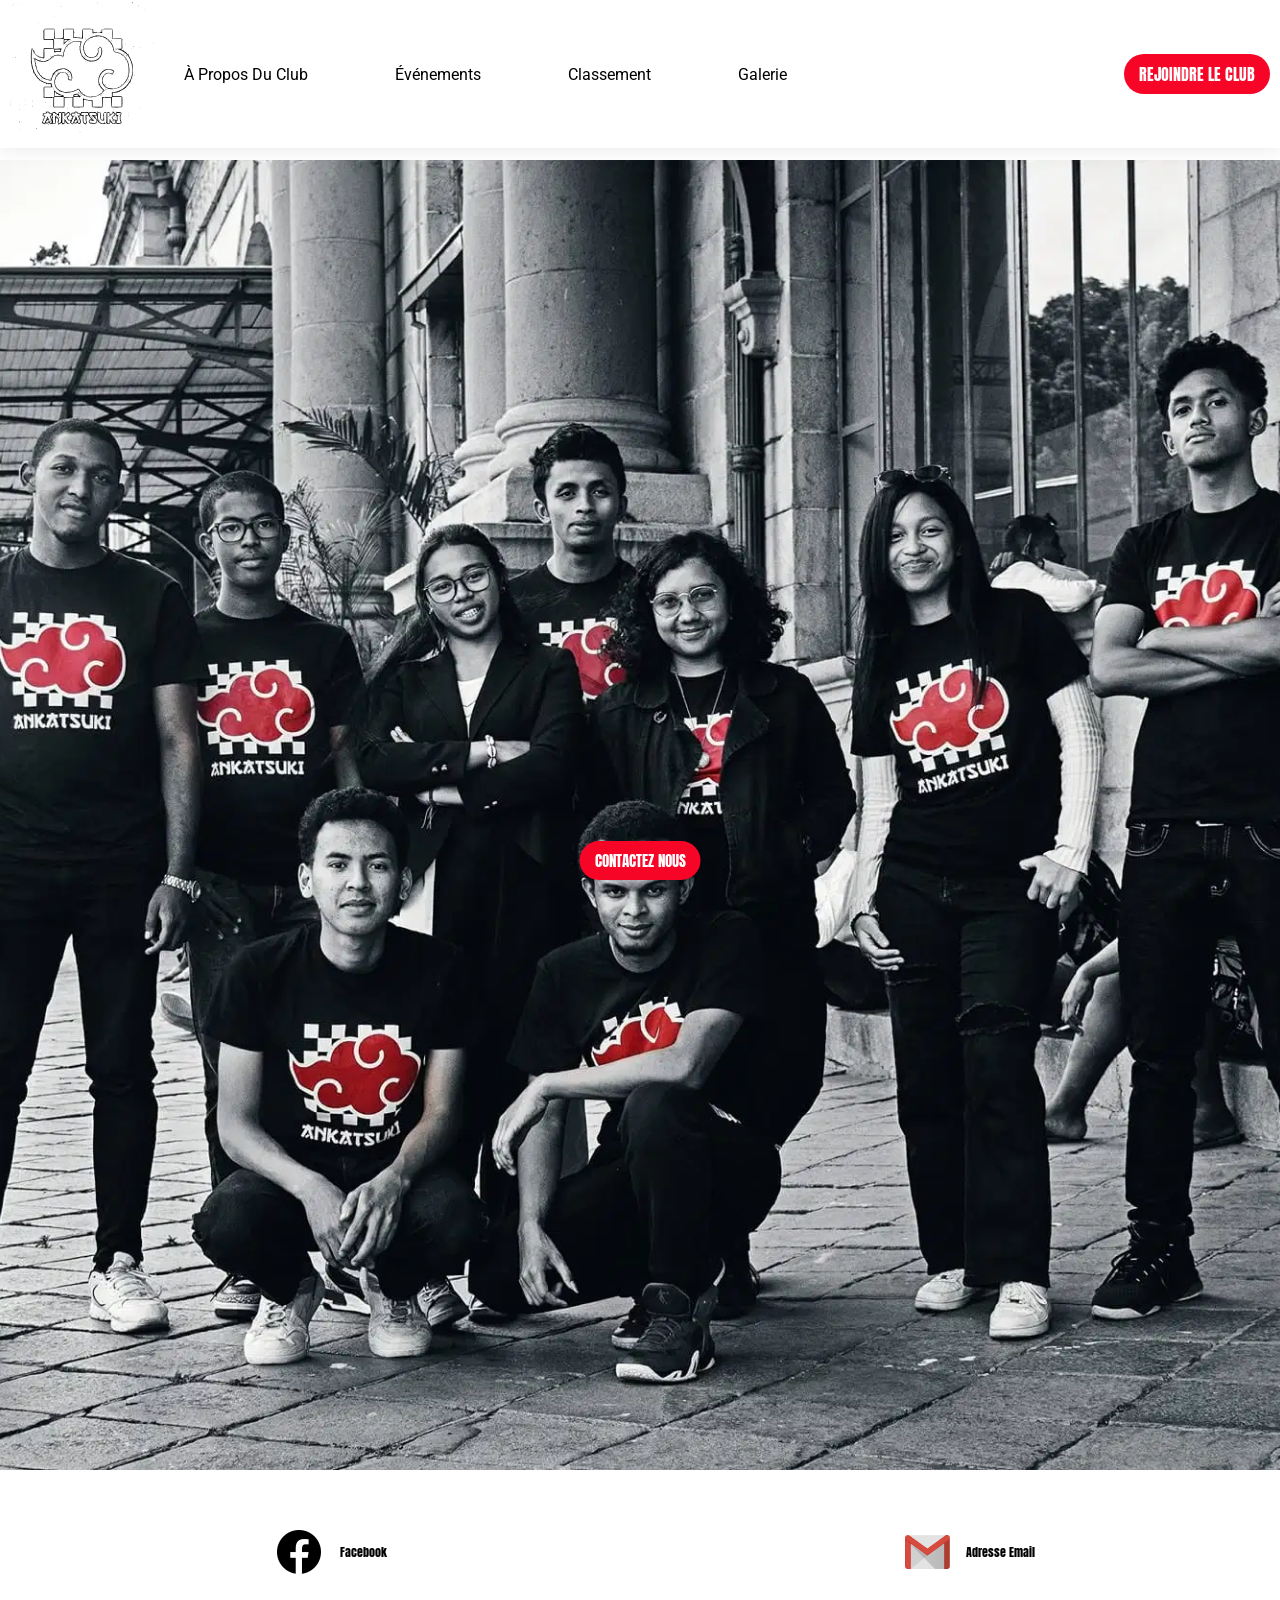
<file: index.html>
<!DOCTYPE html>
<html>
	<head>
		<title>
			ANKATSUKI
		</title>
		<meta charset="utf-8"/>
		<meta name="viewport" content="width=device-width, initial-scale=1">
		<link rel="stylesheet" href="home_page.css">
	</head>

	<body>
		<!-- header -->
		<header>
			<div class="menu">
				<img src="img/logo_ankatsuki.svg" alt="logo de l'Ankatsuki" id="logo"/>
				<ul>
					<li><a href="a_propos.html">À propos du club</a></li>
					<li><a href="#">Événements</a></li>
					<li><a href="#">Classement</a></li>
					<li><a href="galerie.html">Galerie</a></li>
				</ul>
			</div>

			<div class="header_end">
				<button><span>Rejoindre le club</span></button>
			</div>	
		</header>
		<!-- header -->

		<!--home -->
		<section class="home">
			<button id="contactez"><a href="#Contact">Contactez nous</a></button>
		</section>
		<!-- home -->

		<!--footer-->
		<footer>
			<div id="Contact">
				<div class="Facebook">
					<img src="img/logo_facebook.webp">
					<a href="https://www.facebook.com/ankatsukichess" target="_blank">Facebook</a>
				</div>
				<div class="Email">
					<img src="img/logo_gmail.webp" id="mail_logo">
					<a href="mailto:ankatsukichess@gmail.com" target="_blank">Adresse Email</a>
				</div>
			</div>
		</footer>
		<!--footer-->

	</body>
</html>
</file>
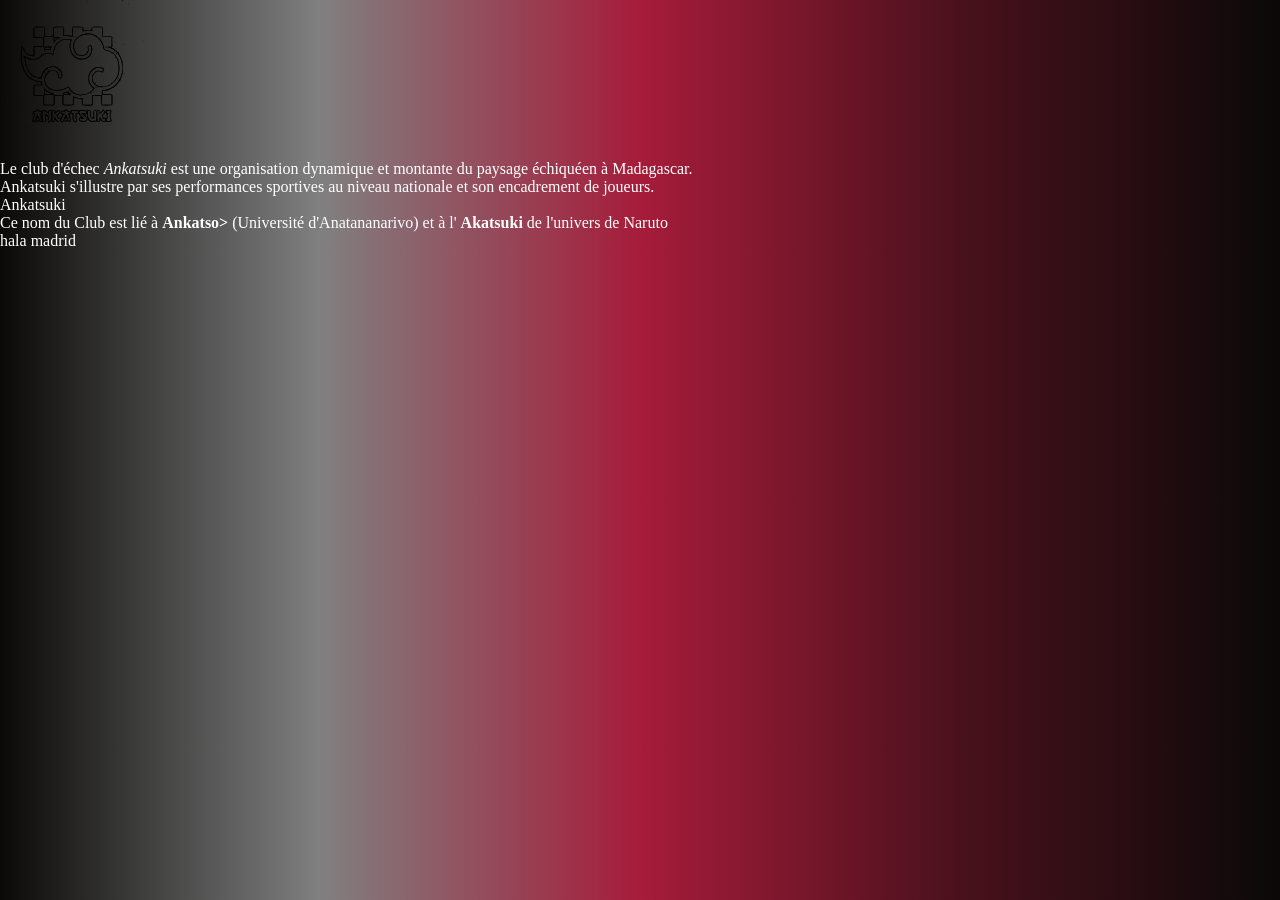
<file: a_propos.html>
<!DOCTYPE html>
<html>
	<head>
		<meta charset="utf-8">
		<link rel="stylesheet" href="a_propos.css">
	</head>
	<body>
		<a href="index.html"><img src="img/logo_ankatsuki.svg" alt="Logo de l'Ankatsuki" id="logo"></a>
		<div id="intro">
			<p>Le club d'échec <em>Ankatsuki</em> est une organisation dynamique et montante du paysage échiquéen à Madagascar.</p>
			<p>Ankatsuki s'illustre par ses performances sportives au niveau nationale et son encadrement de joueurs.</p>
			<dl>
				<dt>Ankatsuki</dt>
				<dd>Ce nom du Club est lié à <strong>Ankatso></strong> (Université d'Anatananarivo) et à l' <strong>Akatsuki</strong> de l'univers de Naruto<dd>
			</dl>	
			<figure>
				<img src="img/logo_ankatsuki.svg" alt="Logo de l'Ankatsuki" id="logo" title="sary">
				<figcaption>hala madrid</figcaption>
				
			</figure>
		</div>
	</body>
</html>
</file>
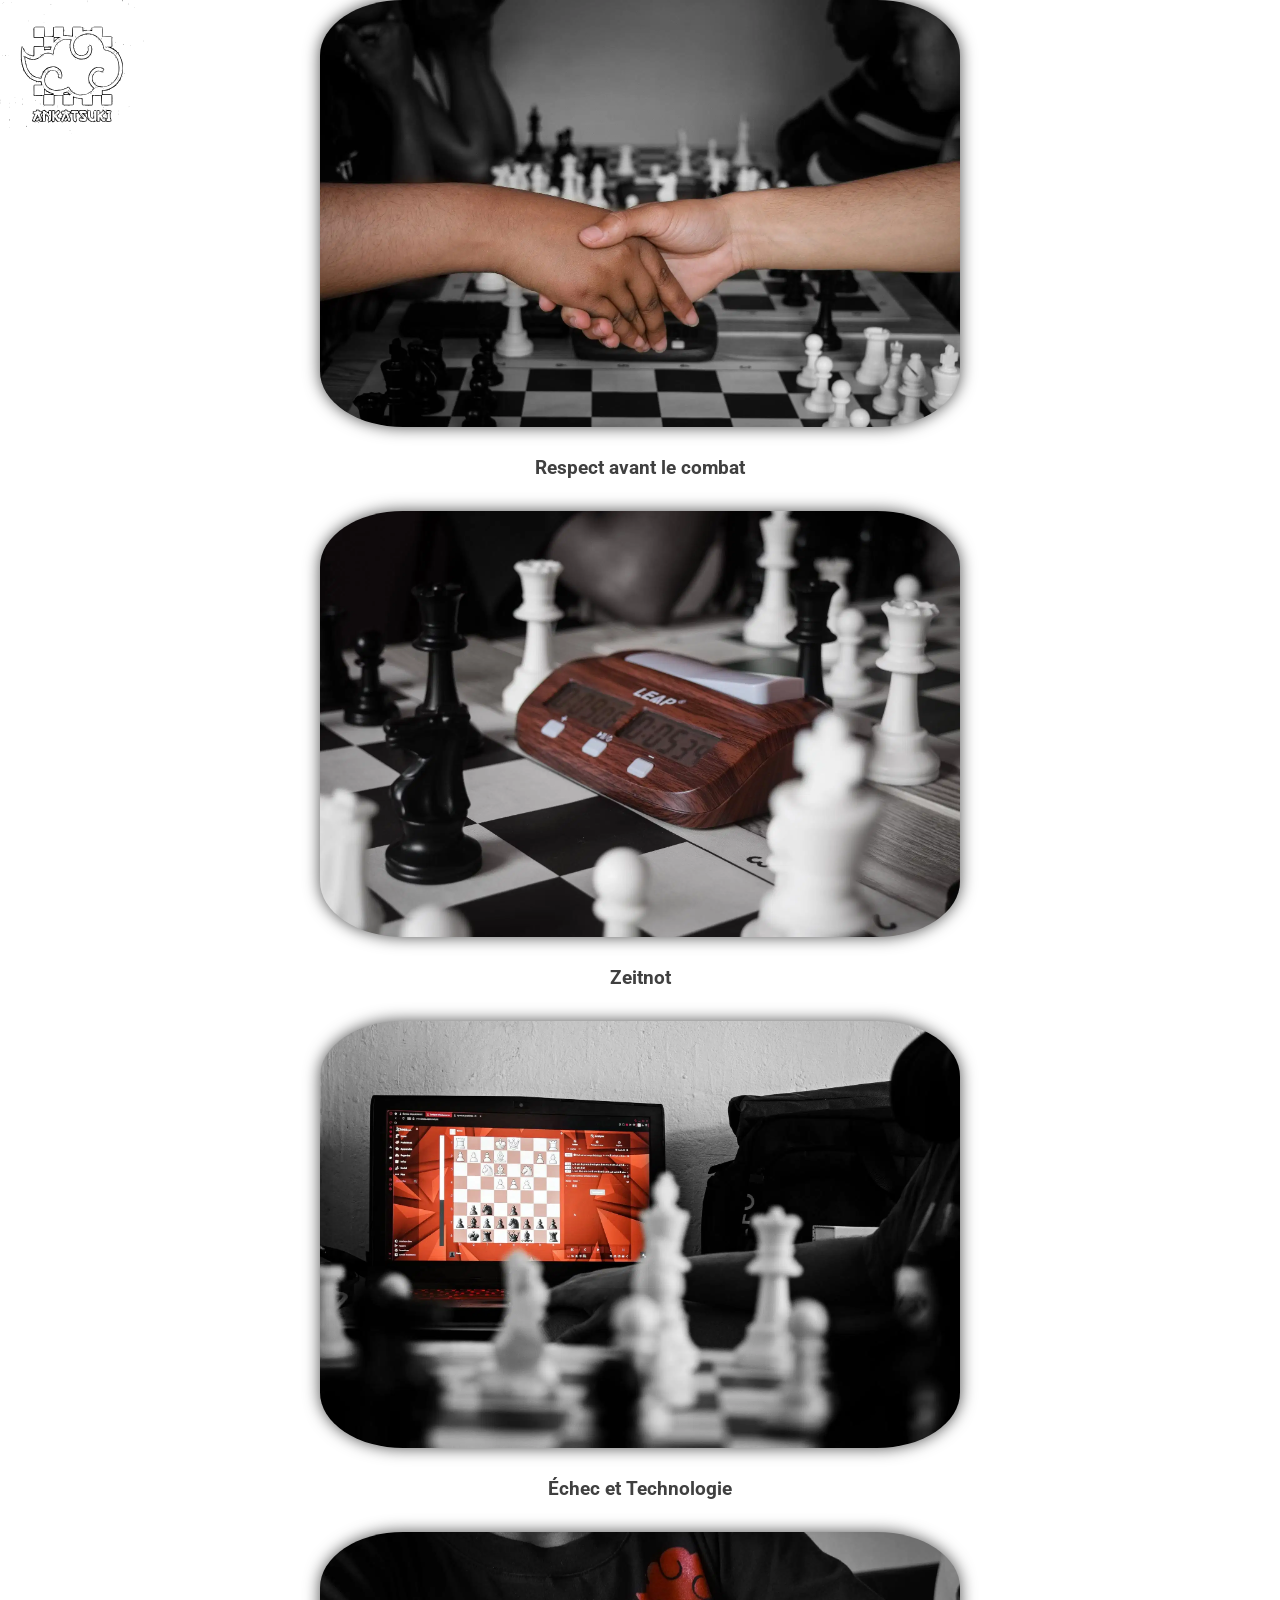
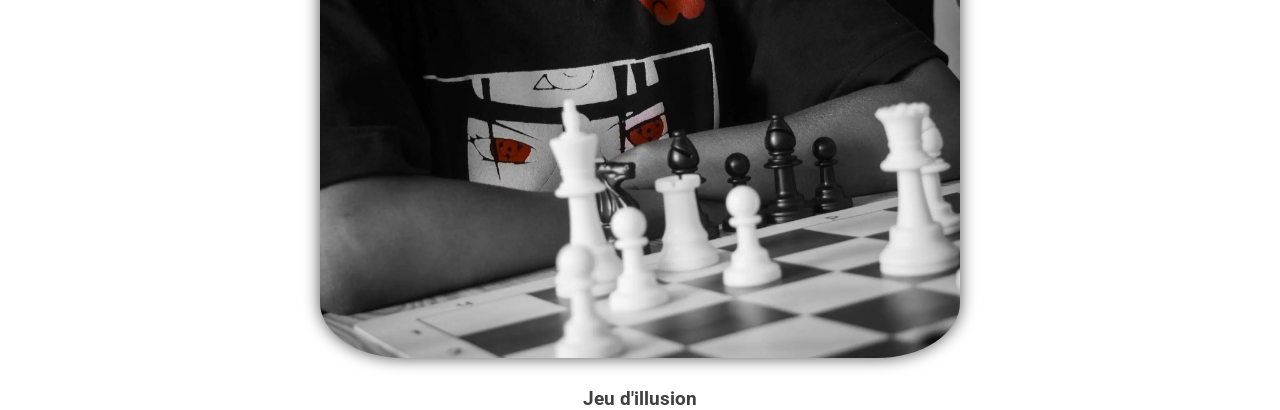
<file: galerie.html>
<!DOCTYPE html>
<html>
	<head>
		<title>
			Galerie Anakatsuki
		</title>
		<meta charset="utf-8"></meta>
		<meta name="wiewport" content="width=device-width, init-scale=1"></meta>
		<link rel="stylesheet" href="galerie.css">
	</head>
	<body>

		<a href="index.html"><img src="img/logo_ankatsuki.svg" alt="Logo de l'Ankatsuki" id="logo"></a>
		<div class="chess-image">
			<div class="box">
				<img src="img/tanana_mifandray.webp" alt="chess-image">
				<h3>Respect avant le combat</h3>
			</div>	
			<div class="box">
				<img src="img/pendule.webp" alt="chess-image">
				<h3>Zeitnot</h3>
			</div>
			<div class="box">
				<img src="img/analysis.webp" alt="chess-image">
				<h3>Échec et Technologie</h3>
			</div>
			<div class="box">
				<img src="img/chess_and_itachi.webp" alt="chess-image">
				<h3>Jeu d'illusion</h3>
			</div>
		</div>
	</body>
</html>
</file>
<file: home_page.css>
@import url('https://fonts.googleapis.com/css2?family=Anton&family=Roboto:ital,wght@0,100..900;1,100..900&display=swap');

*{
	padding:0;
	margin:0;
	box-sizing:border-box;
	font-family: "Roboto", sans-serif;
}

header{
	position:fixed;
	top:0;
	left:0;
	width:100%;
	background-color:#fff;
	display:flex;
	justify-content:space-between;
	align-items:center;
	padding:2px 10px;
	box-shadow: 0 0 20px rgba(0,0,0,0.1);
	z-index:100;
}

.menu{
	display:flex;
	align-items: center;
	gap:30px;
}

.menu ul {
	display:flex;
	list-style:none;
	gap:clamp(1rem, 6.8vw,9rem);
}

.menu ul a {
	text-decoration:none;
	color:black;
	position:relative;
	text-transform:capitalize;
}

.menu ul a::after{
	position:absolute;
	left:0;
	bottom:-5px;
	content:"";
	width:0;
	height:2px;
	background-color:#f7a800;
	transition: 0.3s ease-out;
}

.menu ul a:hover::after{
	width:100%;

}

.header_end{
	display:flex;
	align-items:center;
}

button{
	cursor:pointer;
	display:flex;
	align-items:center;
	border:0;
	padding:8px 15px;
	background-color:#F70526;
	color:#fff;
	text-transform:uppercase;
	border-radius:50px;
	z-index:1;
	transition:0.2s ease-out;
}

button span{
	font-family:'Anton', sans-serif;
	font-size:1rem;
	width:100%;
	text-align:center;
}

button:hover{
	transform:scale(1.06);
}

#logo{
	width:9em;
	cursor:pointer;
	transition:transform 0.3s ease;
}

#logo:hover{
	transform:scale(1.07);
}

/*home*/
.home{
	margin-top:10rem;
	background:url('img/facebook_pdc.webp');
	background-position:center;
	background-size:cover;
	width:100%;
	height:calc(150vh - 40px);
	display:flex;
	align-items:flex-end;
	justify-content:center;
	padding:20px;
	gap:clamp(1rem, 2vw,2rem);
}

#contactez{
	position:fixed;
	bottom:20px;
	left:50%;
	transform: translateX(-50%);
	z-index:100;
}

#contactez a{
	text-decoration:none;
	background-color:#F70526;
	color:#fff;
	text-transform:uppercase;
	font-family:'Anton', sans-serif;
	font-size:15px;
	width:100%;
	text-align:center;
}

#contactez:hover{
	transform:translateX(-50%) scale(1.06);
}

footer{
	
	background-color:#fff;
	padding:2px 10px;
}

#Contact{
	width:100vw;
	height:10rem;
	display:flex;
	align-items:center;
}

.Facebook{
	width:50vw;
	display:flex;
	justify-content:center;
	align-items:center;
	gap:1rem;
}

.Email{
	width:50vw;
	display:flex;
	justify-content:center;
	align-items:center;
	gap:1rem;
}

#mail_logo{
	max-width:7%;
	max-height:auto;
}

.Facebook a{
	text-decoration:none;
	color:#000;
	font-family:'Anton', sans-serif;
	font-size:0.77rem;
}

.Email a{
	text-decoration:none;
	color:#000;
	font-family:'Anton', sans-serif;
	font-size:0.77rem;
}
</file>
<file: a_propos.css>
*{
	padding:0px;
	margin:0px;
	box-sizing:border-box;
	bacground-color:#fff;
}

body{
	background: linear-gradient(to left, #0a0908, #49111c, #a61c3a,grey,#0a0908);

}

#logo{
	position:fixed;
	top:0;
	left:0;
	width:9rem;
	transition:transform 0.3s ease;
}

#logo:hover{
	transform:scale(1.06);
}

#intro{
	margin-top:10rem;
	color:#fff;

}
</file>
<file: galerie.css>
@import url('https://fonts.googleapis.com/css2?family=Anton&family=Roboto:ital,wght@0,100..900;1,100..900&display=swap');

*{
	padding:0px;
	margin:0px;
	box-sizing:border-box;
	font-family:"Roboto", sans-serif;
	background-color:#fff;*
}

.chess-image{
	display: flex;
	flex-direction:column;
	align-items:center;
	gap:2rem;
}

.box{
	width:50%;
	text-align:center;
}

.image-container{
	position:relative;
	display:inline-block
}

.box img{
	display:block;
	width:100%;
	height:auto;
	box-shadow:0 0 1rem rgba(0, 0, 0, 0.7);
	border-radius:13%;
}

.box h3{
	color:#404040;
	margin-top:30px;
}

#logo{
	position:fixed;
	top:0;
	left:0;
	width:9em;
	opacity:1;
	transition: transform 0.3s ease;
}

#logo:hover{
	transform:scale(1.07);
}
</file>
